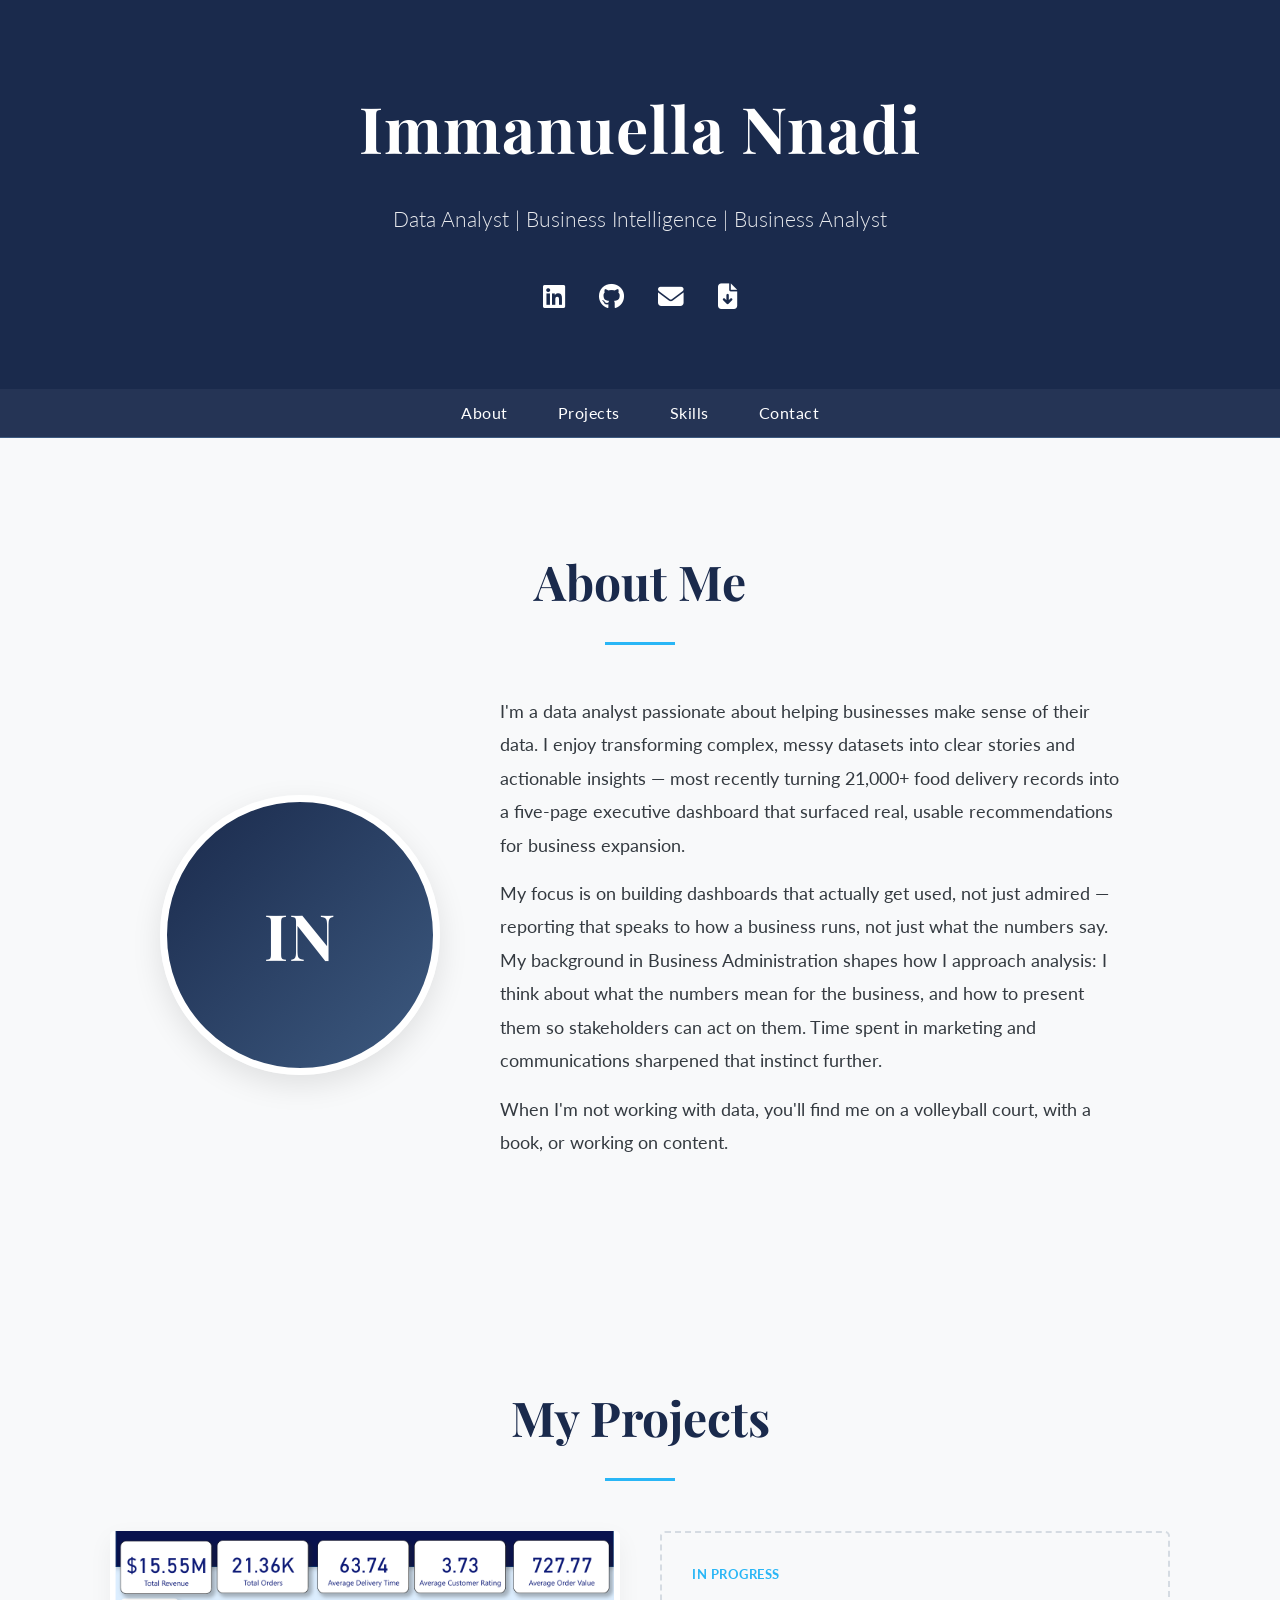
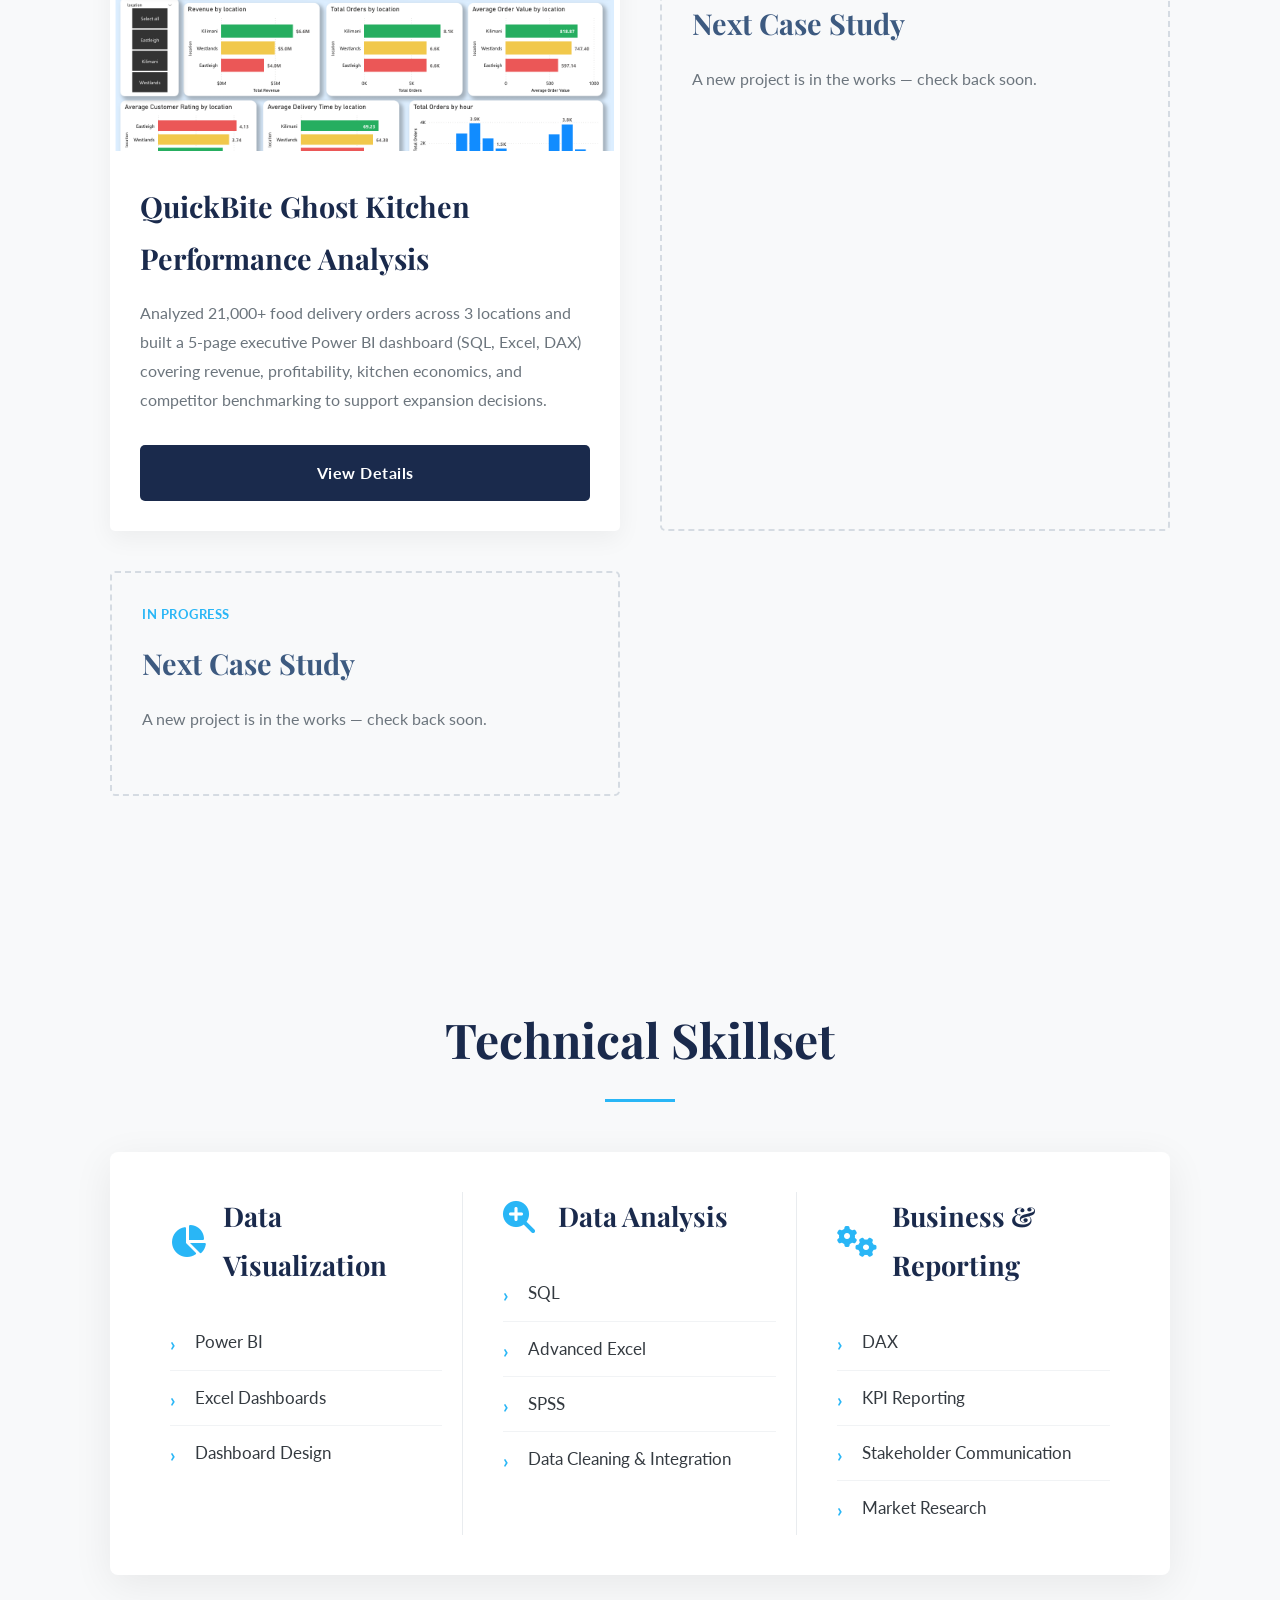
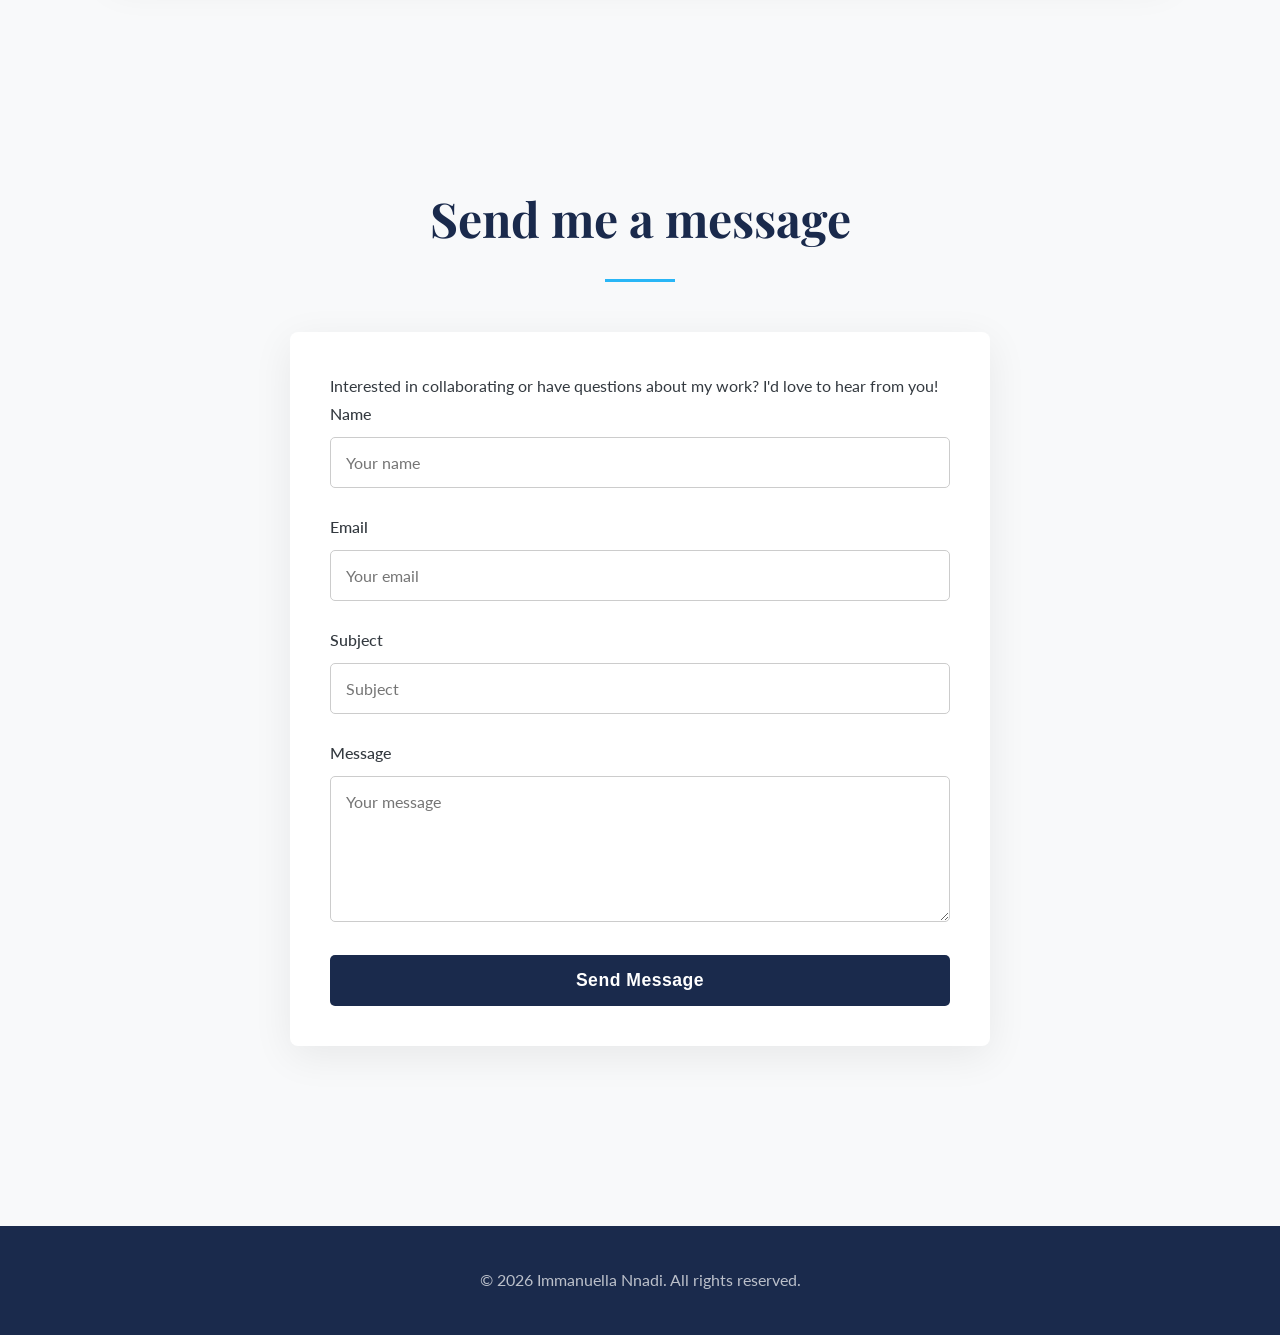
<file: index.html>
<!DOCTYPE html>
<html lang="en">
<head>
    <meta charset="UTF-8">
    <meta name="viewport" content="width=device-width, initial-scale=1.0">

    <title>Immanuella Nnadi | Data Analysis Portfolio</title>

    <link rel="icon" type="image/png" href="/favicon-32x32.png">
    <link rel="apple-touch-icon" href="/favicon-32x32.png">

    <!-- Google Fonts for Elegant Typography -->
    <link rel="preconnect" href="https://fonts.googleapis.com">
    <link rel="preconnect" href="https://fonts.gstatic.com" crossorigin>
    <link href="https://fonts.googleapis.com/css2?family=Lato:wght@300;400;700&family=Playfair+Display:wght@500;700&display=swap" rel="stylesheet">

    <!-- Font Awesome for Icons -->
    <link rel="stylesheet" href="https://cdnjs.cloudflare.com/ajax/libs/font-awesome/6.4.2/css/all.min.css">

    <!-- Your Stylesheet -->
    <link rel="stylesheet" href="assets/css/style.css">
</head>
<body>

<!-- HEADER SECTION -->
<header>
    <div class="container">
        <h1>Immanuella Nnadi</h1>
        <p>Data Analyst | Business Intelligence | Business Analyst</p>
        <div class="social-links">
            <a href="https://linkedin.com/in/immanuella-nnadi-171221324" target="_blank" title="LinkedIn"><i class="fab fa-linkedin"></i></a>
            <a href="https://github.com/immanuella-nnadi" target="_blank" title="GitHub"><i class="fab fa-github"></i></a>
            <a href="mailto:immanuellannadi@gmail.com" title="Email"><i class="fas fa-envelope"></i></a>
            <a href="assets/Immanuella_Nnadi_CV.pdf" download title="Download CV"><i class="fas fa-file-arrow-down"></i></a>
        </div>
    </div>
</header>

<!-- NAVIGATION -->
<nav>
    <div class="container">
        <ul>
            <li><a href="#about">About</a></li>
            <li><a href="#projects">Projects</a></li>
            <li><a href="#skills">Skills</a></li>
            <li><a href="#contact">Contact</a></li>
        </ul>
    </div>
</nav>

<!-- ABOUT SECTION -->
<section id="about" class="section">
    <div class="container">
        <h2>About Me</h2>
        <div class="about-content">
            <div class="profile-photo profile-initials" aria-hidden="true">IN</div>
            <div class="about-text">
                <p>I'm a data analyst passionate about helping businesses make sense of their data. I enjoy transforming complex, messy datasets into clear stories and actionable insights — most recently turning 21,000+ food delivery records into a five-page executive dashboard that surfaced real, usable recommendations for business expansion.</p>
                <p>My focus is on building dashboards that actually get used, not just admired — reporting that speaks to how a business runs, not just what the numbers say. My background in Business Administration shapes how I approach analysis: I think about what the numbers mean for the business, and how to present them so stakeholders can act on them. Time spent in marketing and communications sharpened that instinct further.</p>
                <p>When I'm not working with data, you'll find me on a volleyball court, with a book, or working on content.</p>
            </div>
        </div>
    </div>
</section>

<!-- PROJECTS SECTION -->
<section id="projects" class="section">
    <div class="container">
        <h2>My Projects</h2>
        <div class="projects-grid">

            <!-- Project 1: QuickBite -->
            <div class="project-card">
                <img src="assets/images/quickbite.png" alt="QuickBite Ghost Kitchen Performance Dashboard preview">
                <div class="project-card-content">
                    <h3>QuickBite Ghost Kitchen Performance Analysis</h3>
                    <p>Analyzed 21,000+ food delivery orders across 3 locations and built a 5-page executive Power BI dashboard (SQL, Excel, DAX) covering revenue, profitability, kitchen economics, and competitor benchmarking to support expansion decisions.</p>
                    <div class="project-buttons">
                       <a href="quickbite-details.html" class="btn-primary">View Details</a>
                 </div>
                </div>
            </div>

            <!-- Project 2: Coming soon -->
            <div class="project-card project-card-ghost">
                <div class="project-card-content project-card-ghost-content">
                    <span class="ghost-tag">In progress</span>
                    <h3>Next Case Study</h3>
                    <p>A new project is in the works — check back soon.</p>
                    <!--Don't forget to update this when you're ready by following the format text of project 1 -->
                </div>
            </div>

            <!-- Project 3: Coming soon -->
            <div class="project-card project-card-ghost">
                <div class="project-card-content project-card-ghost-content">
                    <span class="ghost-tag">In progress</span>
                    <h3>Next Case Study</h3>
                    <p>A new project is in the works — check back soon.</p>
                </div>
            </div>

        </div>
    </div>
</section>

<!-- SKILLS SECTION -->
<section id="skills" class="section">
    <div class="container">
        <h2>Technical Skillset</h2>
        <div class="skills-table">

            <!-- Column 1: Data Visualization -->
            <div class="skill-column">
                <div class="skill-header">
                    <i class="fas fa-chart-pie"></i>
                    <h3>Data Visualization</h3>
                </div>
                <ul class="skill-list">
                    <li>Power BI</li>
                    <li>Excel Dashboards</li>
                    <li>Dashboard Design</li>
                </ul>
            </div>

            <!-- Column 2: Data Analysis -->
            <div class="skill-column">
                <div class="skill-header">
                    <i class="fas fa-search-plus"></i>
                    <h3>Data Analysis</h3>
                </div>
                <ul class="skill-list">
                    <li>SQL</li>
                    <li>Advanced Excel</li>
                    <li>SPSS</li>
                    <li>Data Cleaning & Integration</li>
                </ul>
            </div>

            <!-- Column 3: Business & Reporting -->
            <div class="skill-column">
                <div class="skill-header">
                    <i class="fas fa-cogs"></i>
                    <h3>Business & Reporting</h3>
                </div>
                <ul class="skill-list">
                    <li>DAX</li>
                    <li>KPI Reporting</li>
                    <li>Stakeholder Communication</li>
                    <li>Market Research</li>
                </ul>
            </div>

        </div>
    </div>
</section>

<!-- CONTACT FORM SECTION -->
<section id="contact" class="section">
    <div class="container">
        <h2>Send me a message</h2>

        <form action="https://formsubmit.co/immanuellannadi@gmail.com" method="POST" class="contact-form">
            <p>Interested in collaborating or have questions about my work? I'd love to hear from you!</p>

            <!-- Form Fields -->
            <div class="form-group">
                <label for="name">Name</label>
                <input type="text" name="name" id="name" placeholder="Your name" required>
            </div>
            <div class="form-group">
                <label for="email">Email</label>
                <input type="email" name="email" id="email" placeholder="Your email" required>
            </div>
            <div class="form-group">
                <label for="subject">Subject</label>
                <input type="text" name="subject" id="subject" placeholder="Subject" required>
            </div>
            <div class="form-group">
                <label for="message">Message</label>
                <textarea name="message" id="message" rows="6" placeholder="Your message" required></textarea>
            </div>

            <!-- Submit Button -->
            <button type="submit" class="btn">Send Message</button>

        </form>
    </div>
</section>

<!-- FOOTER -->
<footer>
    <div class="container">
        <p>&copy; 2026 Immanuella Nnadi. All rights reserved.</p>
    </div>
</footer>

<script src="assets/js/main.js"></script>

</body>
</html>
</file>
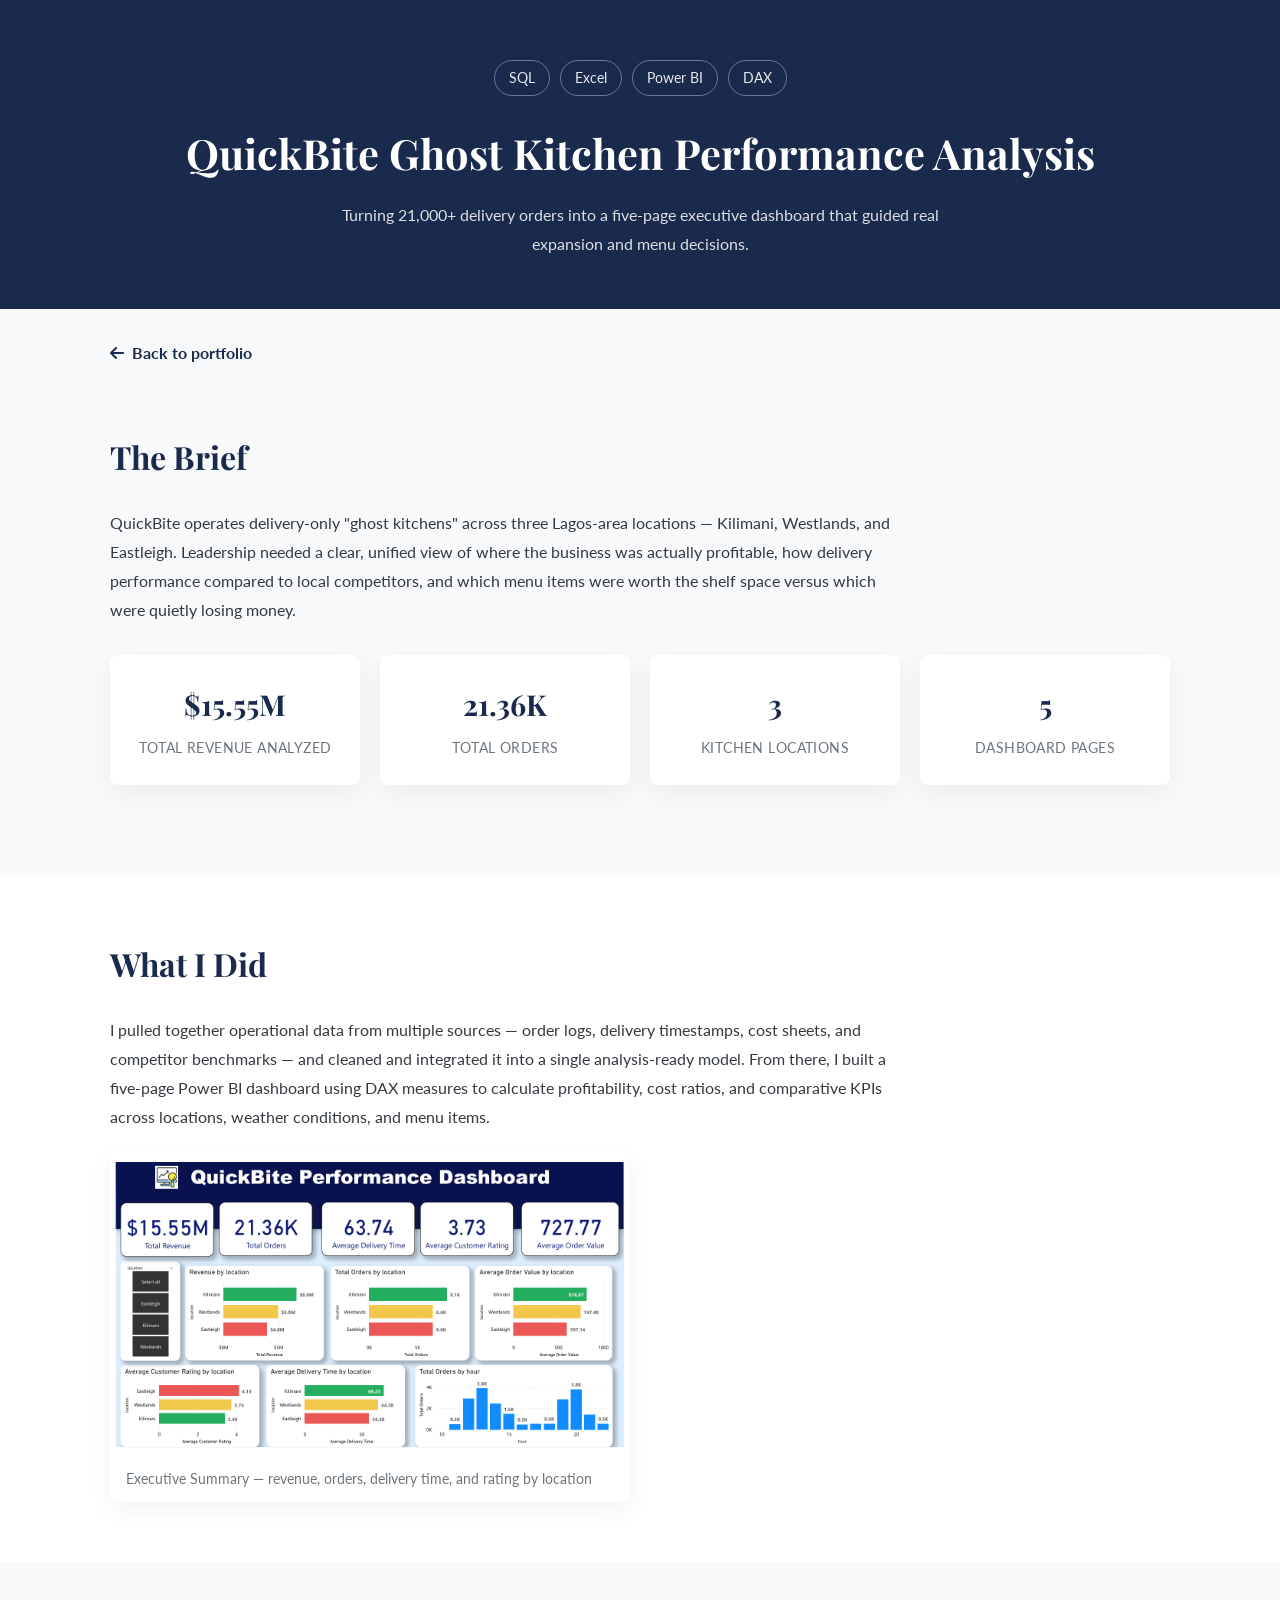
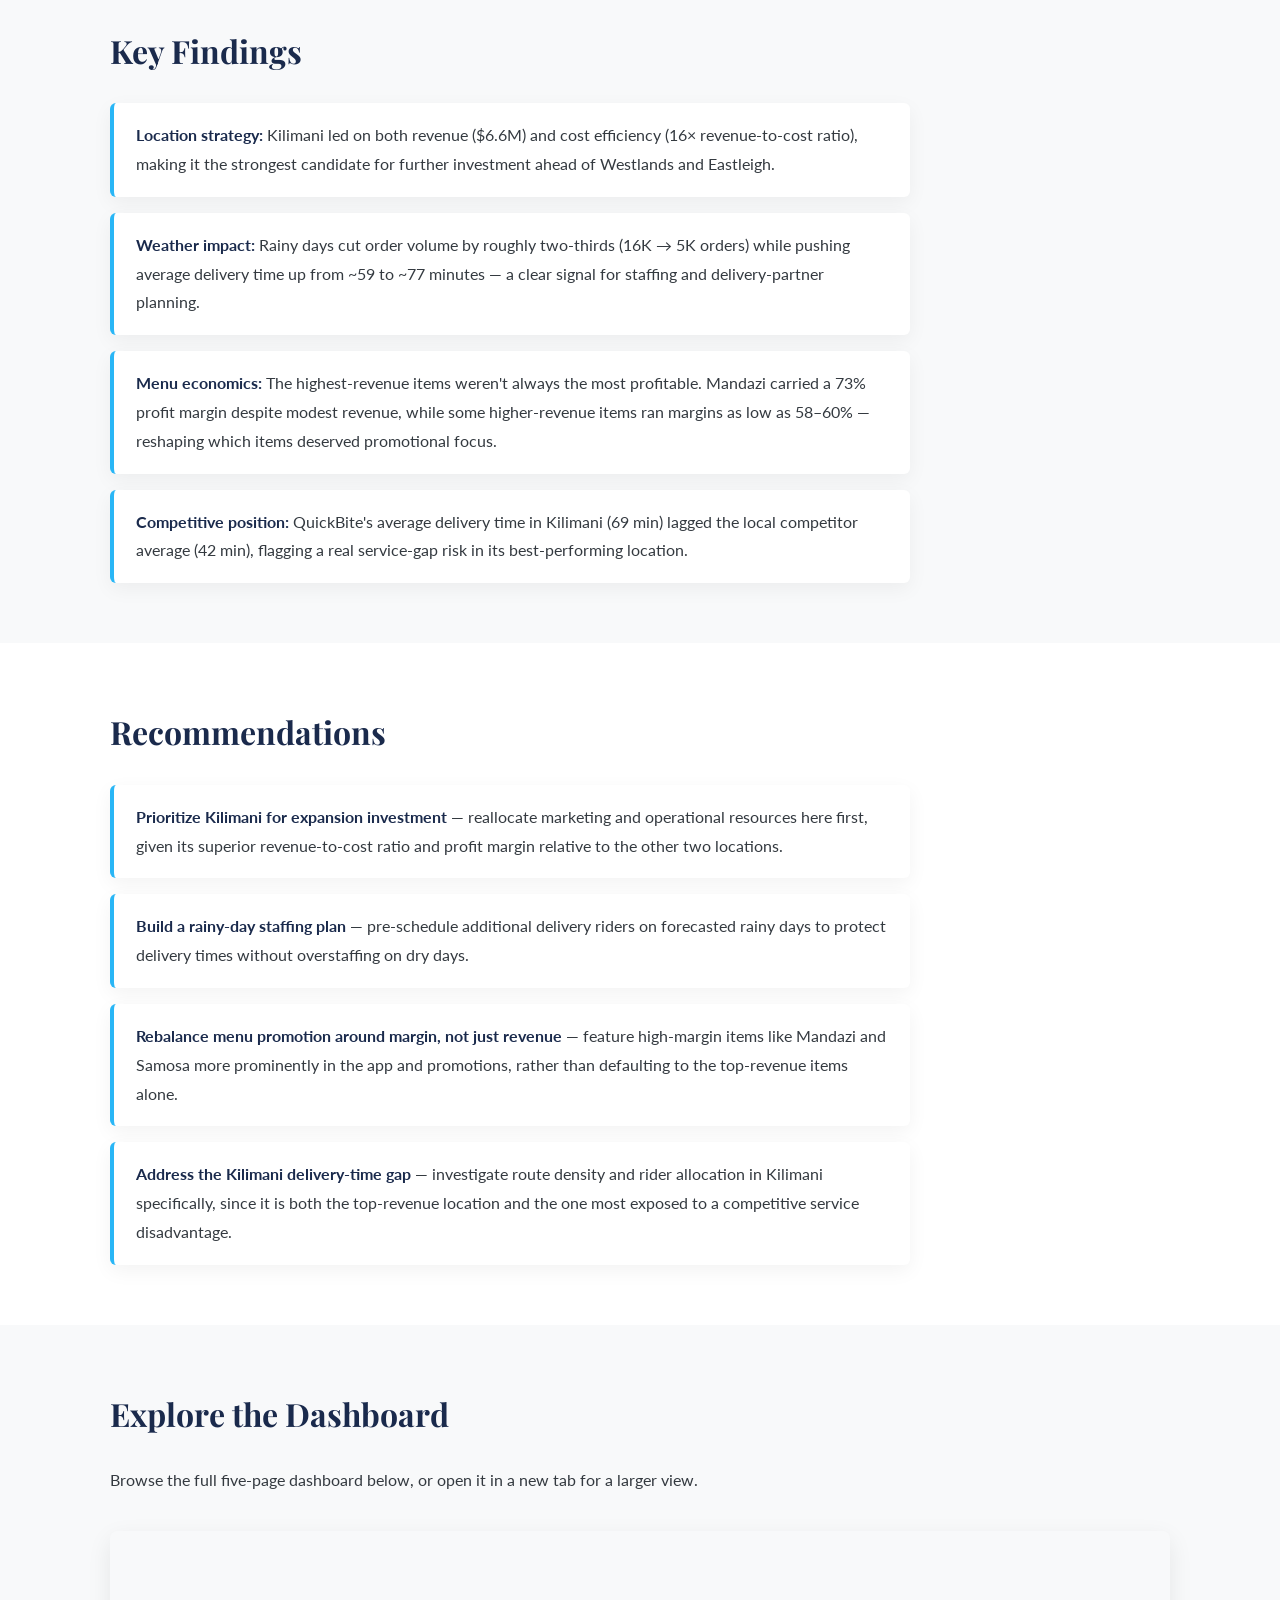
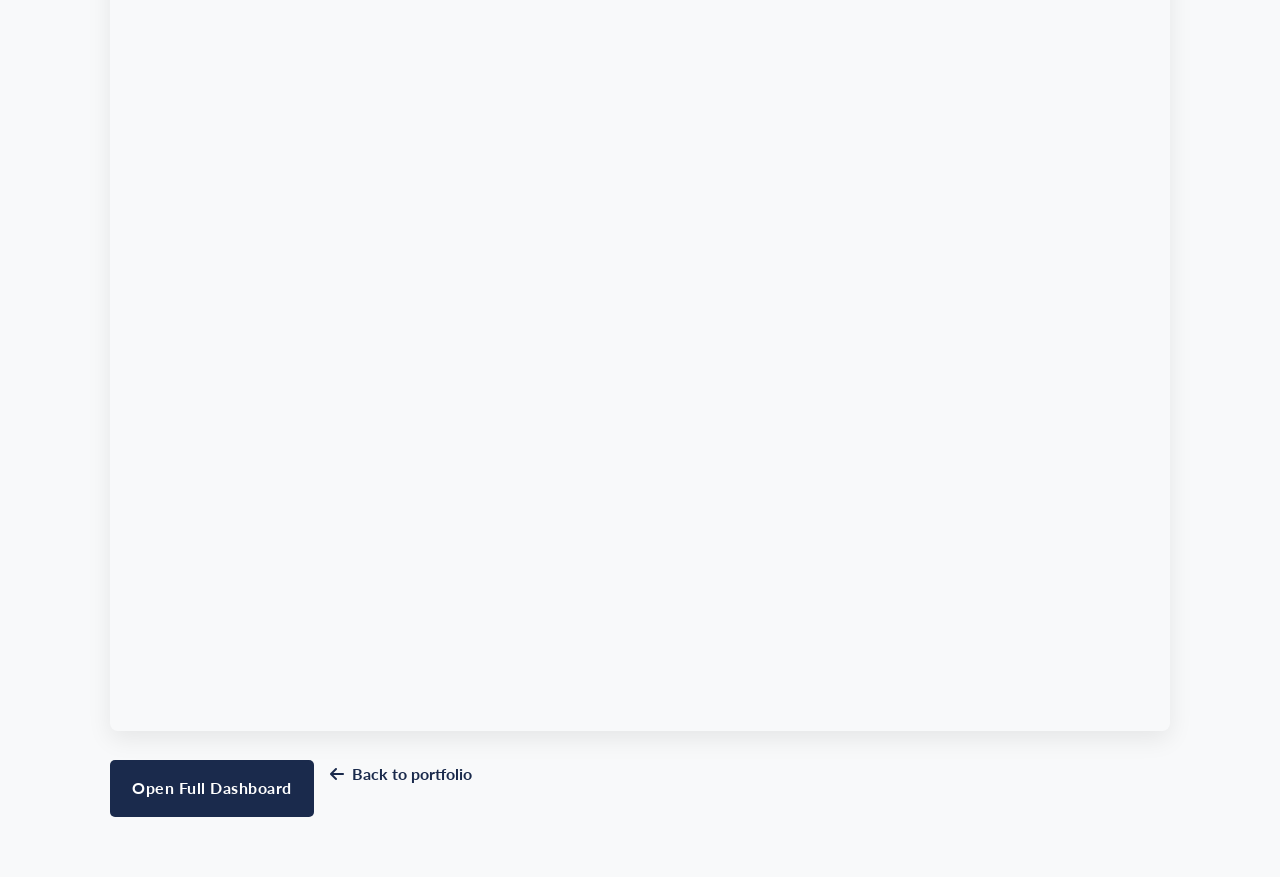
<file: quickbite-details.html>
<!DOCTYPE html>
<html lang="en">
<head>
    <meta charset="UTF-8">
    <meta name="viewport" content="width=device-width, initial-scale=1.0">
    <title>QuickBite Ghost Kitchen Performance Analysis | Immanuella Nnadi</title>

    <link rel="preconnect" href="https://fonts.googleapis.com">
    <link rel="preconnect" href="https://fonts.gstatic.com" crossorigin>
    <link href="https://fonts.googleapis.com/css2?family=Lato:wght@300;400;700&family=Playfair+Display:wght@500;700&display=swap" rel="stylesheet">
    <link rel="stylesheet" href="https://cdnjs.cloudflare.com/ajax/libs/font-awesome/6.4.2/css/all.min.css">
    <link rel="stylesheet" href="assets/css/style.css">

    <style>
        .back-link{
            display:inline-block;
            margin: 30px 0 0;
            font-family: var(--font-body);
            font-weight:700;
            color: var(--primary-color);
        }
        .back-link i{ margin-right:8px; }

        .project-hero{
            background: var(--primary-color);
            color: var(--white-color);
            padding: 60px 0 50px;
            text-align:center;
        }
        .project-hero .tag-row{
            display:flex;justify-content:center;gap:10px;margin-bottom:20px;flex-wrap:wrap;
        }
        .project-hero .tag{
            font-size:0.85rem;
            border:1px solid rgba(255,255,255,0.4);
            padding:5px 14px;
            border-radius:20px;
            opacity:0.9;
        }
        .project-hero h1{
            font-family:var(--font-heading);
            font-size:2.6rem;
            margin-bottom:10px;
        }
        .project-hero p{ opacity:0.85; max-width:640px; margin:0 auto; }

        .case-section{ padding:60px 0; }
        .case-section:nth-child(even){ background:var(--white-color); }
        .case-section h2{
            font-family:var(--font-heading);
            color:var(--primary-color);
            font-size:2rem;
            margin-bottom:24px;
        }
        .case-section p{ color:var(--dark-text-color); margin-bottom:16px; max-width:800px; }

        .stat-row{
            display:grid;
            grid-template-columns:repeat(auto-fit,minmax(180px,1fr));
            gap:20px;
            margin:30px 0;
        }
        .stat-box{
            background:var(--card-bg-color);
            border-radius:8px;
            box-shadow:0 8px 25px rgba(0,0,0,0.05);
            padding:24px 18px;
            text-align:center;
        }
        .stat-box .n{
            font-family:var(--font-heading);
            font-size:1.8rem;
            font-weight:700;
            color:var(--primary-color);
        }
        .stat-box .l{
            font-size:0.85rem;
            color:var(--light-text-color);
            text-transform:uppercase;
            letter-spacing:0.03em;
            margin-top:6px;
        }

        .shot-grid{
            display:grid;
            grid-template-columns:repeat(2,1fr);
            gap:20px;
            margin-top:20px;
        }
        .shot-grid figure{
            margin:0;
            background:var(--card-bg-color);
            border-radius:8px;
            overflow:hidden;
            box-shadow:0 8px 25px rgba(0,0,0,0.05);
        }
        .shot-grid img{ display:block; width:100%; }
        .shot-grid figcaption{
            font-size:0.85rem;
            color:var(--light-text-color);
            padding:10px 16px;
        }
        @media (max-width:760px){ .shot-grid{ grid-template-columns:1fr; } }

        .pdf-embed{
            width:100%;
            height:800px;
            border:none;
            border-radius:8px;
            box-shadow:0 8px 25px rgba(0,0,0,0.08);
            margin-top:20px;
        }
        @media (max-width:760px){ .pdf-embed{ height:500px; } }

        .rec-list{
            list-style:none;
            padding:0;
            display:flex;
            flex-direction:column;
            gap:16px;
            max-width:800px;
        }
        .rec-list li{
            background:var(--card-bg-color);
            border-left:4px solid var(--accent-color);
            border-radius:6px;
            padding:18px 22px;
            box-shadow:0 6px 20px rgba(0,0,0,0.05);
        }
        .rec-list strong{ color:var(--primary-color); }

        .cta-row{
            display:flex; gap:16px; flex-wrap:wrap; margin-top:20px;
        }
    </style>
</head>
<body>

<div class="project-hero">
    <div class="container">
        <div class="tag-row">
            <span class="tag">SQL</span>
            <span class="tag">Excel</span>
            <span class="tag">Power BI</span>
            <span class="tag">DAX</span>
        </div>
        <h1>QuickBite Ghost Kitchen Performance Analysis</h1>
        <p>Turning 21,000+ delivery orders into a five-page executive dashboard that guided real expansion and menu decisions.</p>
    </div>
</div>

<div class="container">
    <a class="back-link" href="index.html#projects"><i class="fas fa-arrow-left"></i>Back to portfolio</a>
</div>

<section class="case-section">
    <div class="container">
        <h2>The Brief</h2>
        <p>QuickBite operates delivery-only "ghost kitchens" across three Lagos-area locations — Kilimani, Westlands, and Eastleigh. Leadership needed a clear, unified view of where the business was actually profitable, how delivery performance compared to local competitors, and which menu items were worth the shelf space versus which were quietly losing money.</p>

        <div class="stat-row">
            <div class="stat-box"><div class="n">$15.55M</div><div class="l">Total Revenue Analyzed</div></div>
            <div class="stat-box"><div class="n">21.36K</div><div class="l">Total Orders</div></div>
            <div class="stat-box"><div class="n">3</div><div class="l">Kitchen Locations</div></div>
            <div class="stat-box"><div class="n">5</div><div class="l">Dashboard Pages</div></div>
        </div>
    </div>
</section>

<section class="case-section">
    <div class="container">
        <h2>What I Did</h2>
        <p>I pulled together operational data from multiple sources — order logs, delivery timestamps, cost sheets, and competitor benchmarks — and cleaned and integrated it into a single analysis-ready model. From there, I built a five-page Power BI dashboard using DAX measures to calculate profitability, cost ratios, and comparative KPIs across locations, weather conditions, and menu items.</p>

        <div class="shot-grid">
            <figure>
                <img src="assets/images/quickbite.png" alt="QuickBite executive summary dashboard" loading="lazy">
                <figcaption>Executive Summary — revenue, orders, delivery time, and rating by location</figcaption>
            </figure>
        </div>
    </div>
</section>

<section class="case-section">
    <div class="container">
        <h2>Key Findings</h2>
        <ul class="rec-list">
            <li><strong>Location strategy:</strong> Kilimani led on both revenue ($6.6M) and cost efficiency (16× revenue-to-cost ratio), making it the strongest candidate for further investment ahead of Westlands and Eastleigh.</li>
            <li><strong>Weather impact:</strong> Rainy days cut order volume by roughly two-thirds (16K → 5K orders) while pushing average delivery time up from ~59 to ~77 minutes — a clear signal for staffing and delivery-partner planning.</li>
            <li><strong>Menu economics:</strong> The highest-revenue items weren't always the most profitable. Mandazi carried a 73% profit margin despite modest revenue, while some higher-revenue items ran margins as low as 58–60% — reshaping which items deserved promotional focus.</li>
            <li><strong>Competitive position:</strong> QuickBite's average delivery time in Kilimani (69 min) lagged the local competitor average (42 min), flagging a real service-gap risk in its best-performing location.</li>
        </ul>
    </div>
</section>

<section class="case-section">
    <div class="container">
        <h2>Recommendations</h2>
        <ul class="rec-list">
            <li><strong>Prioritize Kilimani for expansion investment</strong> — reallocate marketing and operational resources here first, given its superior revenue-to-cost ratio and profit margin relative to the other two locations.</li>
            <li><strong>Build a rainy-day staffing plan</strong> — pre-schedule additional delivery riders on forecasted rainy days to protect delivery times without overstaffing on dry days.</li>
            <li><strong>Rebalance menu promotion around margin, not just revenue</strong> — feature high-margin items like Mandazi and Samosa more prominently in the app and promotions, rather than defaulting to the top-revenue items alone.</li>
            <li><strong>Address the Kilimani delivery-time gap</strong> — investigate route density and rider allocation in Kilimani specifically, since it is both the top-revenue location and the one most exposed to a competitive service disadvantage.</li>
        </ul>
    </div>
</section>

<section class="case-section">
    <div class="container">
        <h2>Explore the Dashboard</h2>
        <p>Browse the full five-page dashboard below, or open it in a new tab for a larger view.</p>
        <iframe class="pdf-embed" src="assets/quickbite-dashboard.pdf" title="QuickBite Ghost Kitchen Performance Dashboard"></iframe>
        <div class="cta-row">
            <a href="assets/quickbite-dashboard.pdf" target="_blank" class="btn" style="flex:none;">Open Full Dashboard</a>
            <a class="back-link" href="index.html#projects" style="margin-top:0;"><i class="fas fa-arrow-left"></i>Back to portfolio</a>
        </div>
    </div>
</section>

</body>
</html>
</file>
<file: assets/css/style.css>
/* --- 1. Variables (Modern Tech Palette) --- */
:root {
    /* This template uses a professional "Modern Tech" color scheme. */
    --primary-color: #1A2A4C;   /* Midnight Blue */
    --secondary-color: #3D5A80; /* Slate Blue */
    --accent-color: #29B6F6;    /* Vivid Sky Blue */

    /* --- Shared Variables (These usually don't need to change) --- */
    --light-bg-color: #F8F9FA;
    --white-color: #ffffff;
    --dark-text-color: #343A40;
    --light-text-color: #6c757d;
    --card-bg-color: #ffffff;

    /* Fonts */
    --font-heading: 'Playfair Display', serif;
    --font-body: 'Lato', sans-serif;
}

/* --- 2. Base & Reset Styles --- */
* {
    margin: 0;
    padding: 0;
    box-sizing: border-box;
}

html {
    scroll-behavior: smooth;
}

body {
    font-family: var(--font-body);
    font-weight: 400;
    line-height: 1.8;
    background-color: var(--light-bg-color);
    color: var(--dark-text-color);
}

.container {
    width: 90%;
    max-width: 1100px;
    margin: 0 auto;
    padding: 0 20px;
}

a {
    text-decoration: none;
    color: var(--accent-color);
    transition: all 0.3s ease-in-out;
}

a:hover {
    opacity: 0.8;
}

img {
    max-width: 100%;
    height: auto;
}

/* --- 3. Header --- */
header {
    background: var(--primary-color);
    color: var(--white-color);
    padding: 70px 0;
    text-align: center;
}

header h1 {
    font-family: var(--font-heading);
    font-size: 4rem;
    font-weight: 700;
    margin-bottom: 15px;
    letter-spacing: 1px;
}

header p {
    font-size: 1.3rem;
    font-weight: 300;
    opacity: 0.9;
    margin-bottom: 35px;
}

/* --- 3.5 Social Icons --- */
.social-links a {
    color: var(--white-color);
    font-size: 1.6rem;
    margin: 0 15px;
    transition: transform 0.3s ease, color 0.3s ease;
    display: inline-block;
}

.social-links a:hover {
    color: var(--accent-color);
    transform: translateY(-3px);
}

/* --- 4. Navigation --- */
nav {
    background-color: rgba(26, 42, 76, 0.95);
    backdrop-filter: blur(5px);
    position: sticky;
    top: 0;
    z-index: 1000;
    border-bottom: 1px solid var(--secondary-color);
}

nav ul {
    display: flex;
    justify-content: center;
    list-style: none;
    padding: 10px 0;
}

nav ul li a {
    color: var(--white-color);
    font-weight: 400;
    padding: 15px 25px;
    font-size: 1rem;
    letter-spacing: 0.5px;
    position: relative;
}

nav ul li a::after {
    content: '';
    position: absolute;
    bottom: 10px;
    left: 50%;
    transform: translateX(-50%);
    width: 0;
    height: 2px;
    background-color: var(--accent-color);
    transition: width 0.4s ease;
}

nav ul li a:hover::after {
    width: 50%;
}

/* --- 5. Sections --- */
.section {
    padding: 100px 0;
}

.section h2 {
    text-align: center;
    font-family: var(--font-heading);
    font-size: 3rem;
    font-weight: 700;
    margin-bottom: 70px;
    position: relative;
    color: var(--primary-color);
}

.section h2::after {
    content: '';
    position: absolute;
    bottom: -20px;
    left: 50%;
    transform: translateX(-50%);
    width: 70px;
    height: 3px;
    background: var(--accent-color);
}

/* --- 5.1 About Section --- */
.about-content {
    display: flex;
    align-items: center;
    gap: 60px;
    max-width: 960px;
    margin: 0 auto;
    text-align: left;
}

.profile-photo {
    width: 280px;
    height: 280px;
    border-radius: 50%;
    object-fit: cover;
    border: 7px solid var(--white-color);
    box-shadow: 0 10px 30px rgba(0, 0, 0, 0.1);
    flex-shrink: 0;
}

.about-text {
    flex: 1;
}

.about-text p {
    font-size: 1.1rem;
    margin-bottom: 15px;
    line-height: 1.9;
}

/* --- 5.5 Project Cards --- */
.projects-grid {
    display: grid;
    grid-template-columns: repeat(auto-fit, minmax(340px, 1fr));
    gap: 40px;
}

.project-card {
    background: var(--card-bg-color);
    border-radius: 5px;
    overflow: hidden;
    box-shadow: 0 8px 25px rgba(0, 0, 0, 0.05);
    transition: transform 0.4s ease, box-shadow 0.4s ease;
    display: flex;
    flex-direction: column;
}

.project-card:hover {
    transform: translateY(-12px);
    box-shadow: 0 20px 40px rgba(0, 0, 0, 0.1);
}

.project-card img {
    width: 100%;
    height: 220px;
    object-fit: cover;
}

.project-card-content {
    padding: 30px;
    flex-grow: 1;
    display: flex;
    flex-direction: column;
}

.project-card-content h3 {
    font-family: var(--font-heading);
    font-size: 1.8rem;
    margin-bottom: 15px;
    color: var(--primary-color);
}

.project-card-content p {
    color: var(--light-text-color);
    margin-bottom: 30px;
    flex-grow: 1;
}

.project-buttons {
    display: flex;
    gap: 15px;
    margin-top: auto;
}

.btn {
    display: inline-block;
    background: var(--primary-color);
    color: var(--white-color);
    padding: 12px 20px;
    border-radius: 5px;
    font-weight: 700;
    text-align: center;
    transition: all 0.3s ease;
    flex: 1;
    letter-spacing: 0.5px;
    border: 2px solid transparent;
}

.btn:hover {
    background: var(--accent-color);
    color: var(--white-color);
    transform: translateY(-2px);
}

.btn-primary {
    display: inline-block;
    background: var(--primary-color);
    color: var(--white-color);
    padding: 12px 20px;
    border-radius: 5px;
    font-weight: 700;
    text-align: center;
    transition: all 0.3s ease;
    flex: 1;
    letter-spacing: 0.5px;
    border: 2px solid transparent;
}

.btn-primary:hover {
    display: inline-block;
    background: var(--primary-color);
    color: var(--white-color);
    padding: 12px 20px;
    border-radius: 5px;
    font-weight: 700;
    text-align: center;
    transition: all 0.3s ease;
    flex: 1;
    letter-spacing: 0.5px;
    border: 2px solid transparent;
}

.btn-secondary {
    background: transparent;
    color: var(--primary-color);
    border: 2px solid var(--primary-color);
}

.btn-secondary:hover {
    background: var(--accent-color);
    color: var(--white-color);
    transform: translateY(-2px);
}


/* --- 6. Tabular Skills Section --- */
#skills .container {
    max-width: 1100px;
}

.skills-table {
    display: grid;
    grid-template-columns: repeat(3, 1fr);
    gap: 20px;
    margin-top: 50px;
    background-color: var(--card-bg-color);
    padding: 40px;
    border-radius: 8px;
    box-shadow: 0 10px 40px rgba(0, 0, 0, 0.07);
}

.skill-column {
    padding: 0 20px;
}

.skill-column:not(:last-child) {
    border-right: 1px solid #e9ecef;
}

.skill-header {
    display: flex;
    align-items: center;
    margin-bottom: 25px;
}

.skill-header i {
    font-size: 2rem;
    color: var(--accent-color);
    margin-right: 15px;
    width: 40px;
}

.skill-header h3 {
    font-family: var(--font-heading);
    font-size: 1.7rem;
    color: var(--primary-color);
}

.skill-list {
    list-style: none;
    padding-left: 0;
}

.skill-list li {
    padding: 12px 0;
    font-size: 1.05rem;
    color: var(--dark-text-color);
    border-bottom: 1px solid #f1f3f5;
    position: relative;
    padding-left: 25px;
}

.skill-list li::before {
    content: '›';
    position: absolute;
    left: 0;
    top: 12px;
    color: var(--accent-color);
    font-weight: 700;
    font-size: 1.2rem;
}

.skill-list li:last-child {
    border-bottom: none;
}

/* --- 7. Contact Form --- */
#contact .container {
    max-width: 800px;
}

.contact-form {
    max-width: 700px;
    margin: 0 auto;
    background: var(--card-bg-color);
    padding: 40px;
    border-radius: 8px;
    box-shadow: 0 10px 40px rgba(0, 0, 0, 0.07);
}

.form-group {
    margin-bottom: 25px;
}

.contact-form label {
    display: block;
    margin-bottom: 8px;
    font-weight: 500;
    font-size: 1rem;
    color: var(--dark-text-color);
}

.contact-form input,
.contact-form textarea {
    width: 100%;
    padding: 15px;
    border: 1px solid #ccc;
    border-radius: 5px;
    font-family: var(--font-body);
    font-size: 1rem;
    transition: border-color 0.3s ease, box-shadow 0.3s ease;
}

.contact-form input:focus,
.contact-form textarea:focus {
    outline: none;
    border-color: var(--accent-color);
    box-shadow: 0 0 0 3px rgba(41, 182, 246, 0.25);
}

.contact-form button.btn {
    width: 100%;
    padding: 15px;
    font-size: 1.1rem;
    font-weight: 700;
    letter-spacing: 0.5px;
    border: none;
    cursor: pointer;
}

/* --- 8. Footer --- */
footer {
    background: var(--primary-color);
    color: var(--white-color);
    text-align: center;
    padding: 40px 0;
    margin-top: 80px;
}

footer p {
    opacity: 0.7;
}

/* --- 9. Responsive Design --- */
@media (max-width: 992px) {
    .skills-table {
        grid-template-columns: 1fr 1fr;
    }
    .skill-column:nth-child(2) {
        border-right: none;
    }
}

@media (max-width: 768px) {
    header h1 {
        font-size: 2.8rem;
    }

    .about-content {
        flex-direction: column;
        text-align: center;
    }

    #projects .container {
        padding: 0 5px;
    }

    .projects-grid {
        grid-template-columns: repeat(2, 1fr);
    }

    .skills-table {
        grid-template-columns: 1fr;
        padding: 20px;
        gap: 40px;
    }

    .skill-column:not(:last-child) {
        border-right: none;
        border-bottom: 1px solid #e9ecef;
        padding-bottom: 30px;
    }
}

/* --- 10. Additions: profile initials + "coming soon" project cards --- */
.profile-initials {
    display: flex;
    align-items: center;
    justify-content: center;
    background: linear-gradient(135deg, var(--primary-color), var(--secondary-color));
    color: var(--white-color);
    font-family: var(--font-heading);
    font-size: 4rem;
    font-weight: 700;
    letter-spacing: 1px;
}

.project-card-ghost {
    background: transparent;
    box-shadow: none;
    border: 2px dashed #d5dbe2;
}

.project-card-ghost:hover {
    transform: none;
    box-shadow: none;
}

.project-card-ghost-content {
    justify-content: center;
    align-items: flex-start;
    color: var(--light-text-color);
}

.project-card-ghost-content h3 {
    color: var(--secondary-color) !important;
}

.ghost-tag {
    display: inline-block;
    font-size: 0.8rem;
    font-weight: 700;
    letter-spacing: 0.5px;
    text-transform: uppercase;
    color: var(--accent-color);
    margin-bottom: 12px;
}

@media (max-width: 768px) {
    .profile-photo {
        width: 200px;
        height: 200px;
    }
    .profile-initials {
        font-size: 3rem;
    }
}
</file>
